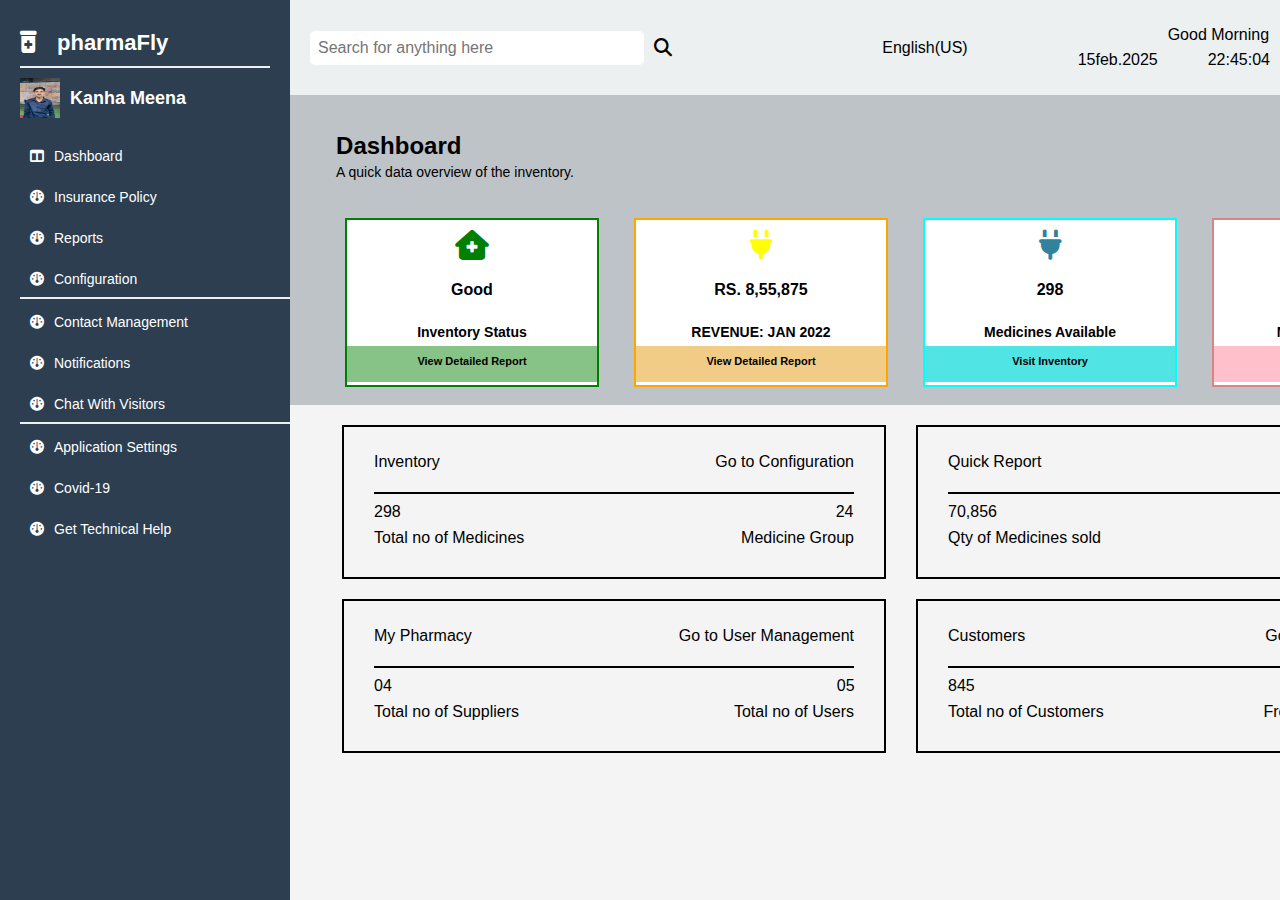
<file: index.html>
<!DOCTYPE html>
<html lang="en">

<head>
    <meta charset="UTF-8">
    <meta name="viewport" content="width=device-width, initial-scale=1.0">
    <title>Sidebar</title>
    <link rel="stylesheet" href="style.css">
    <link rel="stylesheet" href="https://cdnjs.cloudflare.com/ajax/libs/font-awesome/6.5.1/css/all.min.css">
</head>

<body>
    <div class="sidebar">
        <h3><i class="fa-solid fa-prescription-bottle-medical"></i>pharmaFly</h3>
        <h4>
            <img src="ram.jpg" alt="Profile Photo" width="40" height="40">
            Kanha Meena
        </h4>
        <div class="menu">
            <p><i class="fa-solid fa-table-columns"></i>Dashboard</p>
            <a href="insurance.html">
                <p><i class="fa-solid fa-gauge"></i>Insurance Policy</p>
            </a>
            <p><i class="fa-solid fa-gauge"></i>Reports</p>
            <p><i class="fa-solid fa-gauge"></i>Configuration</p>
            <p><i class="fa-solid fa-gauge"></i>Contact Management</p>
            <p><i class="fa-solid fa-gauge"></i>Notifications</p>
            <p><i class="fa-solid fa-gauge"></i>Chat With Visitors</p>
            <p><i class="fa-solid fa-gauge"></i>Application Settings</p>
            <p><i class="fa-solid fa-gauge"></i>Covid-19</p>
            <p><i class="fa-solid fa-gauge"></i>Get Technical Help</p>
            <p class="footer">Powered by Kanha Meena @2022 v 1.1.2</p>
        </div>
    </div>
    <div class="search-bar">
        <input type="text" placeholder="Search for anything here">
        <i class="fas fa-search"></i>
        <div class="language">
        <p id="english">English(US) </p>
    </div>
        <div class="status">
        <p id="morning">Good Morning</p>
        <div class="date">
        <p id="date">15feb.2025 </p>
        <p id="time">22:45:04</p>
    </div>
    </div>
    </div>
    <div class="dashboard">
    <div class="board-container">
    <div class="dash-heading">
        <h2 id="dash-h2">Dashboard <p>A quick data overview of the inventory.</p></h2>        
        <button class="download-btn">Download Report</button>
    </div>
    </div>

    
        <div class="dashboard-container">
            <div class="div1">
                <i class="fa-solid fa-house-medical" style="color: green;"></i>
                <h4>Good</h4>
                <p>Inventory Status</p>
                <p
                    style="background-color:rgb(135, 195, 135); width: 250px; height: 200px; text-align: center; line-height: 30px; font-size: 11px; ">
                    View Detailed Report
                </p>
            </div>
            <div class="div2">
                <i class="fa-solid fa-plug" style="color: yellow;"></i>
                <h4>RS. 8,55,875</h4>
                <p>REVENUE: JAN 2022</p>
                <p
                    style="background-color: rgb(241, 204, 134); width: 250px; height: 200px; text-align: center; line-height: 30px; font-size: 11px;">
                    View Detailed Report
                </p>
            </div>
            <div class="div3">
                <i class="fa-solid fa-plug" style="color: rgb(48, 130, 157);"></i>
                <h4>298</h4>
                <p>Medicines Available</p>
                <p
                    style="background-color: rgb(81, 228, 228); width: 250px; height: 200px; text-align: center; line-height: 30px; font-size: 11px; ">
                    Visit Inventory
                </p>
            </div>
            <div class="div4">
                <i class="fa-solid fa-plug" style="color: red;"></i>
                <h4>01</h4>
                <p>Medicine Shortage</p>
                <p
                    style="background-color:pink; width: 250px; height: 200px; text-align: center; line-height: 30px; font-size: 11px; ">
                    Resolve Now
                </p>
            </div>
        </div>
    </div>


    <div class="wrapper">
        <div class="inventory">
            <div>
                <div class="kapil1">
                    <p>Inventory</p>
                    <p>Go to Configuration</p>
                </div>
                <div class="kapil2">
                    <p>298</p>
                    <p>24</p>
                </div>
                <div class="kapil3">
                    <p>Total no of Medicines</p>
                    <p>Medicine Group</p>
                </div>
            </div>
        </div>

        <div class="quick">
            <div>
                <div class="quick1">
                    <p>Quick Report</p>
                    <p>February 2025</p>
                </div>
                <div class="quick2">
                    <p>70,856</p>
                    <p>5,288</p>
                </div>
                <div class="quick3">
                    <p>Qty of Medicines sold</p>
                    <p>Invoices Generated</p>
                </div>
            </div>
        </div>
    </div>


    <div class="wrapper2">
        <div class="pharmacy">
            <div>
                <div class="pharmacy1">
                    <p>My Pharmacy</p>
                    <p>Go to User Management</p>
                </div>
                <div class="pharmacy2">
                    <p>04</p>
                    <p>05</p>
                </div>
                <div class="pharmacy3">
                    <p>Total no of Suppliers</p>
                    <p>Total no of Users</p>
                </div>
            </div>
        </div>

        <div class="customer">
            <div>
                <div class="customer1">
                    <p>Customers</p>
                    <p>Go to Customers Page</p>
                </div>
                <div class="customer2">
                    <p>845</p>
                    <p>Adalimumab</p>
                </div>
                <div class="customer3">
                    <p>Total no of Customers</p>
                    <p>Frequently bought Item</p>
                </div>
            </div>
        </div>
    </div>

</body>

</html>
</file>
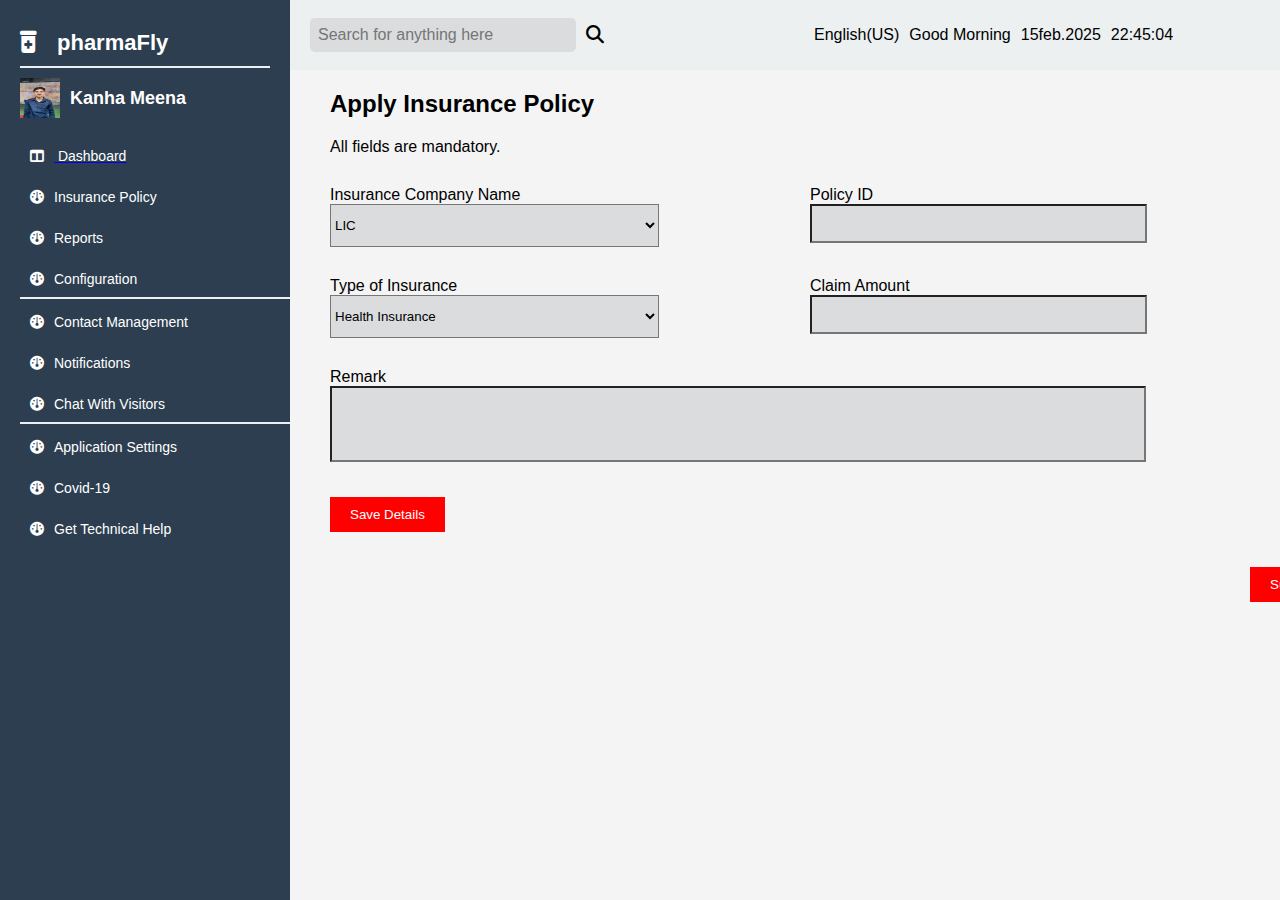
<file: insurance.html>
<!DOCTYPE html>
<html lang="en">

<head>
    <meta charset="UTF-8">
    <meta name="viewport" content="width=device-width, initial-scale=1.0">
    <title>Document</title>
    <link rel="stylesheet" href="insurance.css">
    <link rel="stylesheet" href="https://cdnjs.cloudflare.com/ajax/libs/font-awesome/6.5.1/css/all.min.css">
    
</head>

<body>
    <div class="sidebar">
        <h3><i class="fa-solid fa-prescription-bottle-medical"></i>pharmaFly</h3>
        <h4>
            <img src="ram.jpg" alt="Profile Photo" width="40" height="40">
            Kanha Meena
        </h4>
        <div class="menu">
            <a href="index.html">
                <p><i class="fa-solid fa-table-columns"></i> Dashboard</p>
              </a>
            <p><i class="fa-solid fa-gauge"></i>Insurance Policy</p>
            <p><i class="fa-solid fa-gauge"></i>Reports</p>
            <p><i class="fa-solid fa-gauge"></i>Configuration</p>
            <p><i class="fa-solid fa-gauge"></i>Contact Management</p>
            <p><i class="fa-solid fa-gauge"></i>Notifications</p>
            <p><i class="fa-solid fa-gauge"></i>Chat With Visitors</p>
            <p><i class="fa-solid fa-gauge"></i>Application Settings</p>
            <p><i class="fa-solid fa-gauge"></i>Covid-19</p>
            <p><i class="fa-solid fa-gauge"></i>Get Technical Help</p>
            <p class="footer">Powered by Kanha Meena @2022 v 1.1.2</p>
        </div>
    </div>
    <div class="search-bar">
        <input type="text" placeholder="Search for anything here">
        <i class="fas fa-search"></i>
        <p id="english">English(US) </p>
        <p>Good Morning</p>
        <p>15feb.2025 </p>
        <p>22:45:04</p>
    </div>

    <div class="main">
        <div>
            <h2 style="display: inline-block; margin-right: 30px;">Apply Insurance Policy</h2>
        </div>
        <div>All fields are mandatory.</div>

        <div style="display: flex; flex-wrap: wrap; margin-top:30px;">
            <div style="flex: 1; margin-right: 10px;">
                <label for="insuranceCompany" style="display: block; text-align: left;">Insurance Company Name</label>
                <select id="insuranceCompany" name="insuranceCompany" style="width: 70%; height: 43px;  background-color: #dadcde;">
                    <option value="lic">LIC</option>
                    <option value="hdfc">HDFC Ergo</option>
                    <option value="tata">Tata AIG</option>
                    <option value="max">Max Bupa</option>
                </select>
            </div>
            <div style="flex: 1;">
                <label for="policyId" style="display: block; text-align: left;">Policy ID</label>
                <input type="text" id="policyId" name="policyId" style="width: 70%; height: 33px;">
            </div>
        </div>
        <div style="display: flex; flex-wrap: wrap; margin-top:30px;">
            <div style="flex: 1; margin-right: 10px;">
                <label for="insuranceType" style="display: block; text-align: left;">Type of Insurance</label>
                <select id="insuranceType" name="insuranceType" style="width: 70%; height: 43px;  background-color: #dadcde;">
                    <option value="health">Health Insurance</option>
                    <option value="life">Life Insurance</option>
                    <option value="auto">Auto Insurance</option>
                    <option value="travel">Travel Insurance</option>
                </select>
            </div>
            <div style="flex: 1;">
                <label for="claimAmount" style="display: block; text-align: left;"> Claim Amount</label>
                <input type="text" id="claimAmount" name="claimAmount" style="width: 70%; height: 33px;">
            </div>
        </div>

        <div style="flex-wrap: wrap; margin-top:30px;">
            <div style="flex: 1; margin-right: 10px;">
                <label for="remark" style="display: block; text-align: left;">Remark</label>
                <input type="text" id="remark" name="remark" style="width: 86%; height: 70px;">
            </div>
        </div>

        <div>
            <button style="background-color: red; color: white; padding: 10px 20px; border: none; cursor: pointer; margin-top: 35px;">
                Save Details</button>
    
            <button style="background-color: red; color: white; padding: 10px 20px; border: none; cursor: pointer; margin-top: 35px ; margin-left: 920px;">
                Sumbmit</button>
        </div>
    </div>

</body>

</html>
</file>
<file: style.css>
*{

}

/* Sidebar Styling */
body {
    margin: 0;
    padding: 0;
    font-family: Arial, sans-serif;
    background-color: #f4f4f4;
}

.sidebar {
    width: 250px;
    height: 100vh;
    background-color: #2c3e50;
    color: white;
    padding: 20px;
    position: fixed;
}

.sidebar h3 {
    margin: 0;
    padding: 10px 0;
    font-size: 22px;
    border-bottom: 2px solid #ecf0f1;
}
.sidebar h3 i{
    margin-right: 20px;
}
.sidebar h4 {
    display: flex;
    align-items: center;
    margin: 10px 0 5px;
    font-size: 18px;
}

.sidebar h4 img {
    
    margin-right: 10px;
}

.sidebar p {
    font-size: 14px;
    color:white;
}

.menu {
    margin-top: 20px;
}

.menu p {
    padding: 10px;
    margin: 5px 0;
    cursor: pointer;
    transition: 0.3s;
}

.menu p i {
    margin-right: 10px;
}

.menu p:hover {
    background-color:rgb(13, 189, 189);
    border-radius: 5px;
}

/* Adding full-width lines under "Configuration" and "Chat with Visitors" */
.menu p:nth-child(7), .menu p:nth-child(4) {
    border-bottom: 2px solid #ecf0f1;
    width: 100%;
}

.footer {
    position: absolute;
    bottom: 10px;
    width: 100%;
    font-size: 12px;
    text-align: center;
    color: #bdc3c7;
}

/* Sidebar Content Styling (after sidebar) */
.search-bar {
    color: black;
    background-color:#ecf0f1;
    padding: 10px;
    display: flex;
    align-items: center;
    gap: 10px;
}

.search-bar input {
    padding: 8px;
    font-size: 16px;
    border: none;
    border-radius: 5px;
    width: 500px;
    margin-left: 300px;
}

.search-bar i {
    font-size: 18px;
    color: black;
}

.search-bar #english {
    margin-left: 200px;
}

/* Dashboard Styling */
.dashboard {
    margin-left: 290px;
    padding: 20px;
    background-color: #bdc3c7;
    
}

.dashboard .board-container{
    display: flex;
    margin-left: 20px;
}

.dashboard .dash-heading{
    text-align: left;
    margin-top: -100px;
}

.dash-heading h2 p{
    font-size: 14px;
    font-weight: 100;
    margin-top: 4px;
}

.dash-heading #dash-h2{
    margin-left: 0px;
}

.dash-heading button{
    margin-top: -60px;
    margin-left: 735%;
    width: 140px;
    height: 40px;
    border: 10px;
}

.dashboard-container {
    display: flex;
    flex-wrap: wrap;
    gap: 35px;
    justify-content: center;
    margin-left: 35px;
    margin-top: -60px;
}

.dashboard div {
    height: 165px;
    width: 250px;
    display: flex;
    flex-direction: column;
    justify-content: center;
    align-items: center;
    text-align: center;
    color: black;
    font-weight: bold;
}

.dashboard i {
    font-size: 30px;
    margin-top: 10px;
}

.dashboard p {
    margin: 3px 0;
    font-size: 14px;
}

.language{
     display: flex;
}

.status{
    margin-left: 100px;
}

.date{
    display: flex;
    margin-top: -25px;
}

#morning{
    margin-left: 90px;
}

#time{
    margin-left: 50px;
}

.div1 {
    border: 2px solid green;
    background-color: white;
}

.div2 {
    border: 2px solid orange;
    background-color: white;
}

.div3 {
    border: 2px solid aqua;
    background-color: white;
}

.div4 {
    border: 2px solid rgb(220, 131, 131);
    background-color: white;
}

.menu a p:hover {
    background-color: #34495e;
    border-radius: 5px;
    text-decoration: underline; 
}
.menu a{
    text-decoration: none; 
}




.inventory {
    margin-left: 300px;
    height: 130px;
    width: 480px;
    border: 2px solid black;
    padding: 10px 30px; 
}

.kapil1 {
    display: flex;
    justify-content: space-between; 
    border-bottom: 2px solid black; 
    padding-bottom: 5px; 
    margin-bottom: 10px; 
}

.kapil2, .kapil3 {
    display: flex;
    flex-direction: row; 
    align-items: center; 
    justify-content: space-between
    
    
    
}
.kapil2 p, .kapil3 p {
    margin: 0; 
    line-height: 1;   
}


.kapil2 {
    margin-bottom: 10px;
    display: flex;
    flex-direction: row;
    align-items: center;
    justify-content: flex-start;
}

.kapil2 p {
    margin-right: 435px;  
}

.quick {
    margin-left: 30px;
    height: 130px;
    width: 480px;
    border: 2px solid black;
    padding: 10px 30px; 
}
.quick1 {
    display: flex;
    justify-content: space-between; 
    border-bottom: 2px solid black; 
    padding-bottom: 5px; 
    margin-bottom: 10px;
}

.quick2, .quick3 {
    display: flex;
    flex-direction: row; 
    align-items: center; 
    justify-content: space-between
    
    
    
}

.quick2 p, .quick3 p {
    margin: 0; 
    line-height: 1;


    
}
.quick2 {
    margin-bottom: 10px;
    display: flex;
    flex-direction: row;
    align-items: center;
    justify-content: flex-start;
}

.quick2 p {
    margin-right: 390px; 
}

.wrapper{
    display: flex;
    margin-top: 20px;
    margin-left: 42px;
}



.pharmacy {
    margin-left: 300px;
    height: 130px;
    width: 480px;
    border: 2px solid black;
    padding: 10px 30px; 
}
.pharmacy1 {
    display: flex;
    justify-content: space-between; 
    border-bottom: 2px solid black; 
    padding-bottom: 5px; 
    margin-bottom: 10px; 
}

.pharmacy2, .pharmacy3 {
    display: flex;
    flex-direction: row; 
    align-items: center; 
    justify-content: space-between
}

.pharmacy2 p, .pharmacy3 p {
    margin: 0; 
    line-height: 1;


    
}
.pharmacy2 {
    margin-bottom: 10px;
    display: flex;
    flex-direction: row;
    align-items: center;
    justify-content: flex-start;
}

.pharmacy2 p {
    margin-right: 445px;
}

.wrapper2{
    display: flex;
    margin-top: 20px;
    margin-left: 42px;

}

.customer{
    margin-left: 30px;
    height: 130px;
    width: 480px;
    border: 2px solid black;
    padding: 10px 30px; 
}
.customer1 {
    display: flex;
    justify-content: space-between;
    border-bottom: 2px solid black;
    padding-bottom: 5px; 
    margin-bottom: 10px; 
}
.customer2, .customer3 {
    display: flex;
    flex-direction: row; 
    align-items: center; 
    justify-content: space-between
}
.customer2 p, .customer3 p {
    margin: 0; 
    line-height: 1; 
}
.customer2 {
    margin-bottom: 10px;
    display: flex;
    flex-direction: row;
    align-items: center;
    justify-content: flex-start;
}

.customer2 p {
    margin-right: 365px; 
}
</file>
<file: insurance.css>
/* Sidebar Styling */
body {
    margin: 0;
    padding: 0;
    font-family: Arial, sans-serif;
    background-color: #f4f4f4;
}

.sidebar {
    width: 250px;
    height: 100vh;
    background-color: #2c3e50;
    color: white;
    padding: 20px;
    position: fixed;
}

.sidebar h3 {
    margin: 0;
    padding: 10px 0;
    font-size: 22px;
    border-bottom: 2px solid #ecf0f1;
}
.sidebar h3 i{
    margin-right: 20px;
}
.sidebar h4 {
    display: flex;
    align-items: center;
    margin: 10px 0 5px;
    font-size: 18px;
}

.sidebar h4 img {
    
    margin-right: 10px;
}

.sidebar p {
    font-size: 14px;
    color:white;
}

.menu {
    margin-top: 20px;
}

.menu p {
    padding: 10px;
    margin: 5px 0;
    cursor: pointer;
    transition: 0.3s;
}

.menu p i {
    margin-right: 10px;
}

.menu p:hover {
    background-color:rgb(13, 189, 189);
    border-radius: 5px;
}

/* Adding full-width lines under "Configuration" and "Chat with Visitors" */
.menu p:nth-child(7), .menu p:nth-child(4) {
    border-bottom: 2px solid #ecf0f1;
    width: 100%;
}

.footer {
    position: absolute;
    bottom: 10px;
    width: 100%;
    font-size: 12px;
    text-align: center;
    color: #bdc3c7;
}

/* Sidebar Content Styling (after sidebar) */
.search-bar {
    color: black;
    background-color:#ecf0f1;
    padding: 10px;
    display: flex;
    align-items: center;
    gap: 10px;
}

.search-bar input {
    padding: 8px;
    font-size: 16px;
    border: none;
    border-radius: 5px;
    width: 250px;
    margin-left: 300px;
}

.search-bar i {
    font-size: 18px;
    color: black;
}

.search-bar #english {
    margin-left: 200px;
}


.main{
    margin-left: 330px;
    
}

* input{
    background-color: #dadcde;
    
}
.ram{
    display: flex;
    margin-top: 30px;
}
</file>
